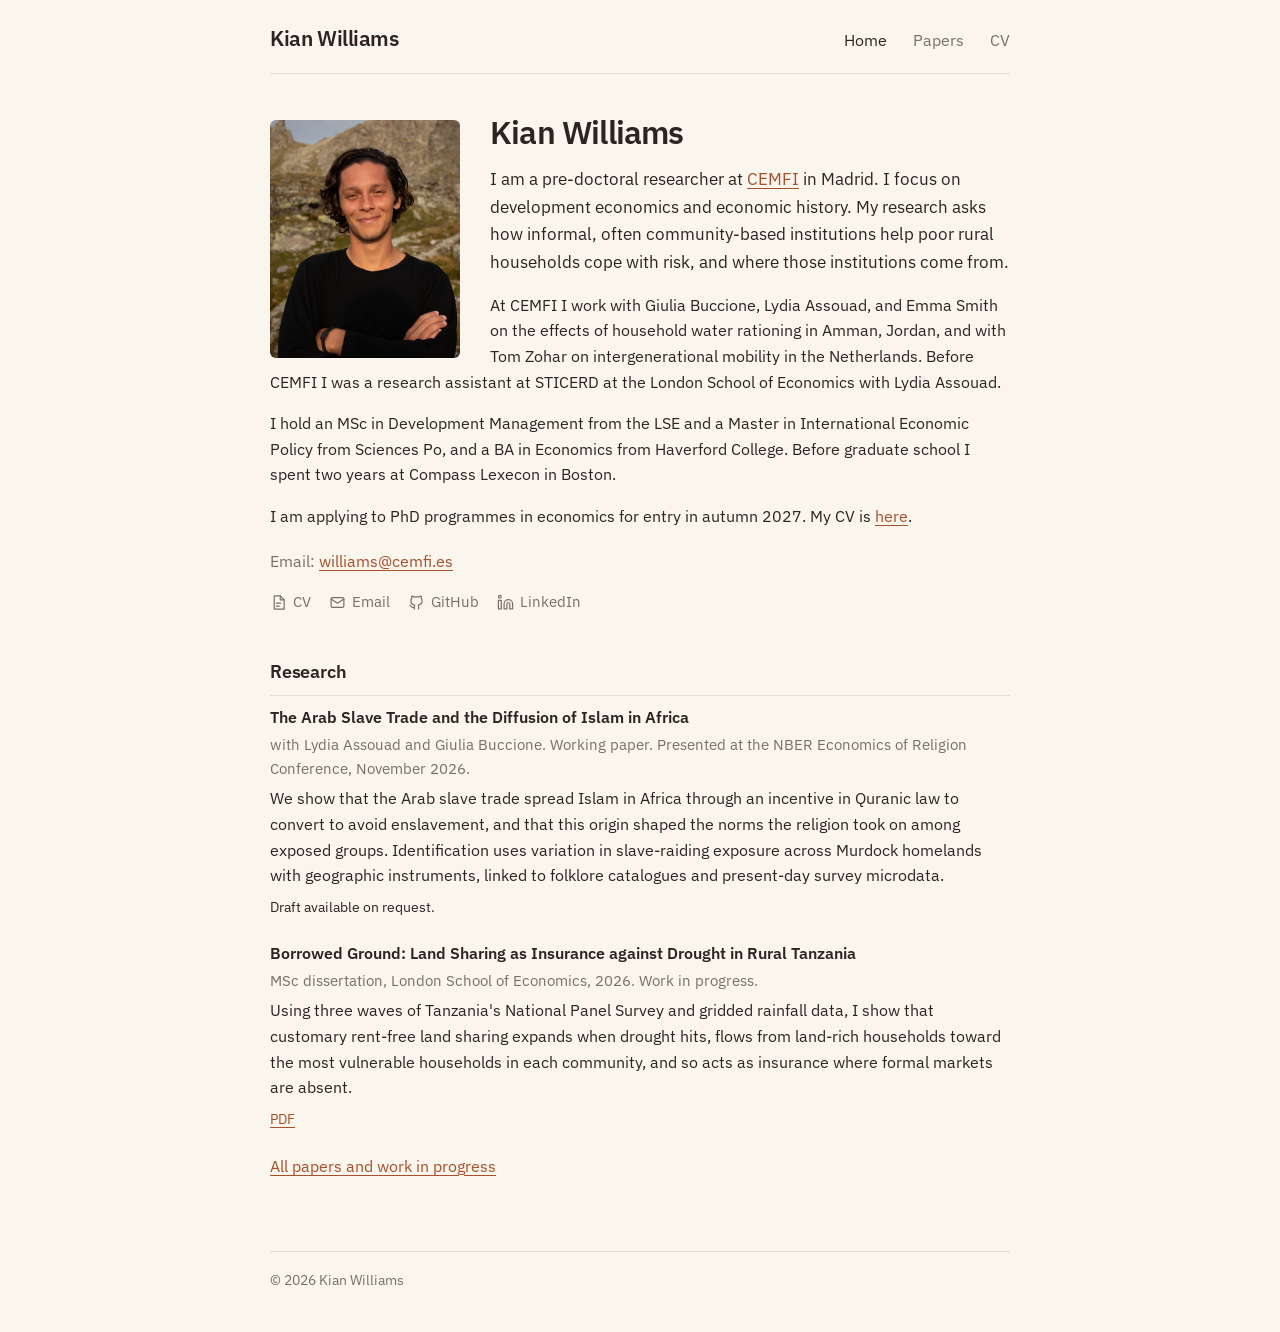
<file: index.html>
<!doctype html>
<html lang="en">
<head>
  <meta charset="utf-8">
  <meta name="viewport" content="width=device-width, initial-scale=1">
  <!-- Remove the next line when you are ready for search engines to list the site. -->
  <meta name="robots" content="noindex, nofollow">
  <title>Kian Williams</title>
  <meta name="description" content="Kian Williams is a pre-doctoral researcher in economics at CEMFI. He works on development economics, informal institutions and land, and the historical origins of institutions in Africa.">
  <link rel="preconnect" href="https://fonts.googleapis.com">
  <link rel="preconnect" href="https://fonts.gstatic.com" crossorigin>
  <link href="https://fonts.googleapis.com/css2?family=IBM+Plex+Mono&family=IBM+Plex+Sans:ital,wght@0,400;0,500;0,600;1,400&display=swap" rel="stylesheet">
  <link rel="icon" href="assets/favicon.svg" type="image/svg+xml">
  <link rel="apple-touch-icon" href="assets/apple-touch-icon.png">
  <meta property="og:type" content="website">
  <meta property="og:title" content="Kian Williams">
  <meta property="og:description" content="Pre-doctoral researcher at CEMFI working on development economics, informal institutions and land, and the historical origins of institutions in Africa.">
  <meta property="og:url" content="https://kian-williams.github.io/">
  <meta property="og:image" content="https://kian-williams.github.io/assets/og.jpg">
  <meta name="twitter:card" content="summary_large_image">
  <link rel="stylesheet" href="assets/site.css">
</head>
<body>
  <header>
    <nav class="nav" aria-label="Main navigation">
      <a class="brand" href="index.html">Kian Williams</a>
      <div class="nav-links">
        <a href="index.html" aria-current="page">Home</a>
        <a href="papers.html">Papers</a>
        <a href="cv.html">CV</a>
      </div>
    </nav>
  </header>

  <main class="page">
    <section class="hero">
      <img class="portrait" src="assets/kian.jpg" alt="Portrait of Kian Williams" width="1200" height="1500">
      <div>
        <h1>Kian Williams</h1>
        <p class="lead">I am a pre-doctoral researcher at <a href="https://www.cemfi.es/">CEMFI</a> in Madrid. I focus on development economics and economic history. My research asks how informal, often community-based institutions help poor rural households cope with risk, and where those institutions come from.</p>
        <p>At CEMFI I work with Giulia Buccione, Lydia Assouad, and Emma Smith on the effects of household water rationing in Amman, Jordan, and with Tom Zohar on intergenerational mobility in the Netherlands. Before CEMFI I was a research assistant at STICERD at the London School of Economics with Lydia Assouad.</p>
        <p>I hold an MSc in Development Management from the LSE and a Master in International Economic Policy from Sciences Po, and a BA in Economics from Haverford College. Before graduate school I spent two years at Compass Lexecon in Boston.</p>
        <p>I am applying to PhD programmes in economics for entry in autumn 2027. My CV is <a href="assets/Williams_CV.pdf">here</a>.</p>
        <p class="contact-line">Email: <a href="mailto:williams@cemfi.es">williams@cemfi.es</a></p>
        <div class="links" aria-label="Profile links">
          <a href="assets/Williams_CV.pdf">
            <svg viewBox="0 0 24 24" aria-hidden="true"><path d="M6 2.75h8.5L20 8.25v13H6z"/><path d="M14.5 2.75v5.5H20"/><path d="M9 13h6"/><path d="M9 17h4"/></svg>CV
          </a>
          <a href="mailto:williams@cemfi.es">
            <svg viewBox="0 0 24 24" aria-hidden="true"><rect x="3" y="5" width="18" height="14" rx="2"/><path d="M3 7l9 6 9-6"/></svg>Email
          </a>
          <a href="https://github.com/kian-williams">
            <svg viewBox="0 0 24 24" aria-hidden="true"><path d="M9 19c-4.3 1.4-4.3-2.5-6-3m12 5v-3.5c0-1 .1-1.4-.5-2 2.8-.3 5.5-1.4 5.5-6a4.6 4.6 0 0 0-1.3-3.2 4.2 4.2 0 0 0-.1-3.2s-1.1-.3-3.5 1.3a12.3 12.3 0 0 0-6.2 0C6.5 2.8 5.4 3.1 5.4 3.1a4.2 4.2 0 0 0-.1 3.2A4.6 4.6 0 0 0 4 9.5c0 4.6 2.7 5.7 5.5 6-.6.6-.6 1.2-.5 2V21"/></svg>GitHub
          </a>
          <a href="https://www.linkedin.com/in/kian-williams-63017714b/">
            <svg viewBox="0 0 24 24" aria-hidden="true"><path d="M16 8a6 6 0 0 1 6 6v7h-4v-7a2 2 0 0 0-4 0v7h-4v-7a6 6 0 0 1 6-6z"/><rect x="2" y="9" width="4" height="12"/><circle cx="4" cy="4" r="2"/></svg>LinkedIn
          </a>
        </div>
      </div>
    </section>

    <section aria-labelledby="research">
      <h2 id="research">Research</h2>

      <article class="paper">
        <h3>The Arab Slave Trade and the Diffusion of Islam in Africa</h3>
        <p class="meta">with Lydia Assouad and Giulia Buccione. Working paper. Presented at the NBER Economics of Religion Conference, November 2026.</p>
        <p class="summary">We show that the Arab slave trade spread Islam in Africa through an incentive in Quranic law to convert to avoid enslavement, and that this origin shaped the norms the religion took on among exposed groups. Identification uses variation in slave-raiding exposure across Murdock homelands with geographic instruments, linked to folklore catalogues and present-day survey microdata.</p>
        <p class="files">Draft available on request.</p>
      </article>

      <article class="paper">
        <h3>Borrowed Ground: Land Sharing as Insurance against Drought in Rural Tanzania</h3>
        <p class="meta">MSc dissertation, London School of Economics, 2026. Work in progress.</p>
        <p class="summary">Using three waves of Tanzania's National Panel Survey and gridded rainfall data, I show that customary rent-free land sharing expands when drought hits, flows from land-rich households toward the most vulnerable households in each community, and so acts as insurance where formal markets are absent.</p>
        <p class="files"><a href="papers/Williams_Borrowed_Ground.pdf">PDF</a></p>
      </article>

      <p><a href="papers.html">All papers and work in progress</a></p>
    </section>
  </main>

  <footer class="footer">
    © 2026 Kian Williams
  </footer>
  <!-- Visit counter (GoatCounter). Replace CODE with the code you chose when signing up at goatcounter.com. -->
  <script data-goatcounter="https://kianwilliams.goatcounter.com/count" async src="//gc.zgo.at/count.js"></script>
</body>
</html>
</file>
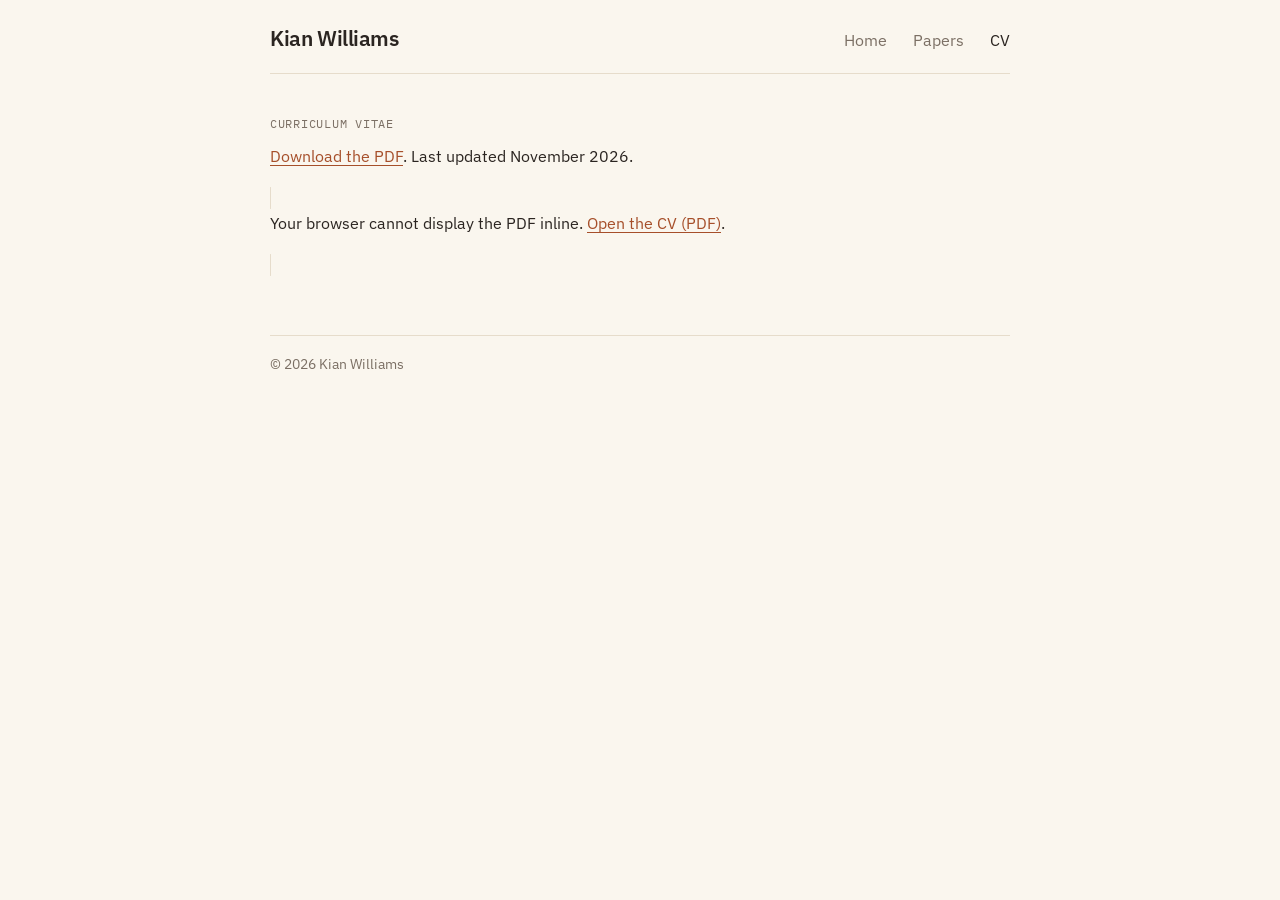
<file: cv.html>
<!doctype html>
<html lang="en">
<head>
  <meta charset="utf-8">
  <meta name="viewport" content="width=device-width, initial-scale=1">
  <!-- Remove the next line when you are ready for search engines to list the site. -->
  <meta name="robots" content="noindex, nofollow">
  <title>CV · Kian Williams</title>
  <meta name="description" content="Curriculum vitae of Kian Williams.">
  <link rel="preconnect" href="https://fonts.googleapis.com">
  <link rel="preconnect" href="https://fonts.gstatic.com" crossorigin>
  <link href="https://fonts.googleapis.com/css2?family=IBM+Plex+Mono&family=IBM+Plex+Sans:ital,wght@0,400;0,500;0,600;1,400&display=swap" rel="stylesheet">
  <link rel="icon" href="assets/favicon.svg" type="image/svg+xml">
  <link rel="apple-touch-icon" href="assets/apple-touch-icon.png">
  <meta property="og:type" content="website">
  <meta property="og:title" content="CV · Kian Williams">
  <meta property="og:description" content="Curriculum vitae of Kian Williams.">
  <meta property="og:url" content="https://kian-williams.github.io/cv.html">
  <meta property="og:image" content="https://kian-williams.github.io/assets/og.jpg">
  <meta name="twitter:card" content="summary_large_image">
  <link rel="stylesheet" href="assets/site.css">
</head>
<body>
  <header>
    <nav class="nav" aria-label="Main navigation">
      <a class="brand" href="index.html">Kian Williams</a>
      <div class="nav-links">
        <a href="index.html">Home</a>
        <a href="papers.html">Papers</a>
        <a href="cv.html" aria-current="page">CV</a>
      </div>
    </nav>
  </header>

  <main class="page">
    <p class="kicker">Curriculum vitae</p>
    <p><a href="assets/Williams_CV.pdf">Download the PDF</a>. Last updated November 2026.</p>
    <object class="pdf-frame" data="assets/Williams_CV.pdf#toolbar=0&amp;navpanes=0&amp;view=FitH" type="application/pdf" aria-label="Curriculum vitae of Kian Williams">
      <p>Your browser cannot display the PDF inline. <a href="assets/Williams_CV.pdf">Open the CV (PDF)</a>.</p>
    </object>
  </main>

  <footer class="footer">
    © 2026 Kian Williams
  </footer>
  <!-- Visit counter (GoatCounter). Replace CODE with the code you chose when signing up at goatcounter.com. -->
  <script data-goatcounter="https://kianwilliams.goatcounter.com/count" async src="//gc.zgo.at/count.js"></script>
</body>
</html>
</file>
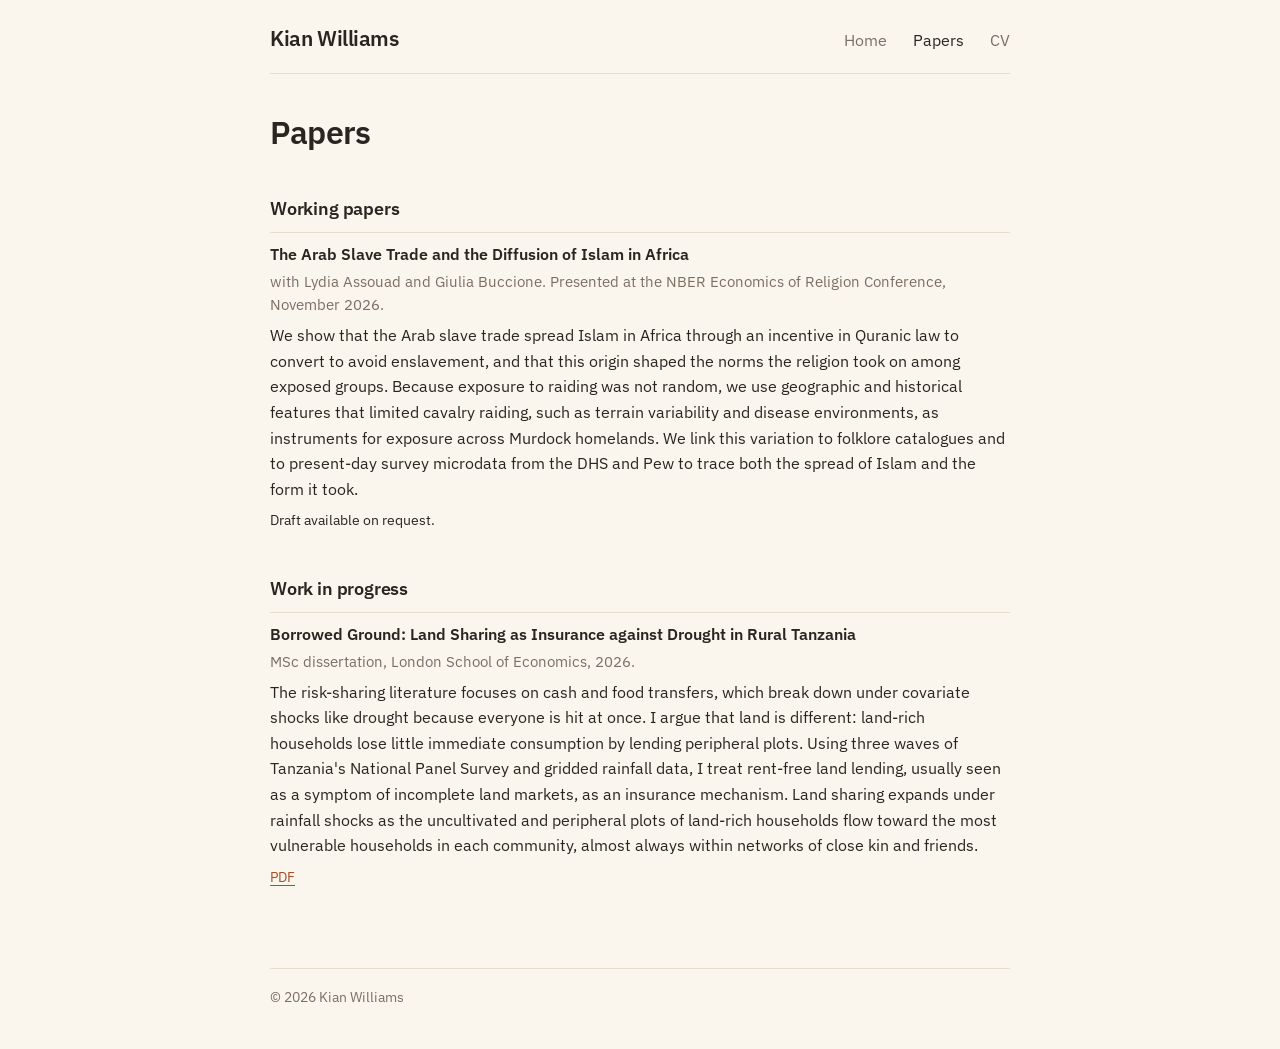
<file: papers.html>
<!doctype html>
<html lang="en">
<head>
  <meta charset="utf-8">
  <meta name="viewport" content="width=device-width, initial-scale=1">
  <!-- Remove the next line when you are ready for search engines to list the site. -->
  <meta name="robots" content="noindex, nofollow">
  <title>Papers · Kian Williams</title>
  <meta name="description" content="Working papers and work in progress by Kian Williams.">
  <link rel="preconnect" href="https://fonts.googleapis.com">
  <link rel="preconnect" href="https://fonts.gstatic.com" crossorigin>
  <link href="https://fonts.googleapis.com/css2?family=IBM+Plex+Mono&family=IBM+Plex+Sans:ital,wght@0,400;0,500;0,600;1,400&display=swap" rel="stylesheet">
  <link rel="icon" href="assets/favicon.svg" type="image/svg+xml">
  <link rel="apple-touch-icon" href="assets/apple-touch-icon.png">
  <meta property="og:type" content="website">
  <meta property="og:title" content="Papers · Kian Williams">
  <meta property="og:description" content="Working papers and work in progress by Kian Williams.">
  <meta property="og:url" content="https://kian-williams.github.io/papers.html">
  <meta property="og:image" content="https://kian-williams.github.io/assets/og.jpg">
  <meta name="twitter:card" content="summary_large_image">
  <link rel="stylesheet" href="assets/site.css">
</head>
<body>
  <header>
    <nav class="nav" aria-label="Main navigation">
      <a class="brand" href="index.html">Kian Williams</a>
      <div class="nav-links">
        <a href="index.html">Home</a>
        <a href="papers.html" aria-current="page">Papers</a>
        <a href="cv.html">CV</a>
      </div>
    </nav>
  </header>

  <main class="page">
    <h1>Papers</h1>

    <section aria-labelledby="working-papers">
      <h2 id="working-papers">Working papers</h2>

      <article class="paper">
        <h3>The Arab Slave Trade and the Diffusion of Islam in Africa</h3>
        <p class="meta">with Lydia Assouad and Giulia Buccione. Presented at the NBER Economics of Religion Conference, November 2026.</p>
        <p class="summary">We show that the Arab slave trade spread Islam in Africa through an incentive in Quranic law to convert to avoid enslavement, and that this origin shaped the norms the religion took on among exposed groups. Because exposure to raiding was not random, we use geographic and historical features that limited cavalry raiding, such as terrain variability and disease environments, as instruments for exposure across Murdock homelands. We link this variation to folklore catalogues and to present-day survey microdata from the DHS and Pew to trace both the spread of Islam and the form it took.</p>
        <p class="files">Draft available on request.</p>
      </article>
    </section>

    <section aria-labelledby="work-in-progress">
      <h2 id="work-in-progress">Work in progress</h2>

      <article class="paper">
        <h3>Borrowed Ground: Land Sharing as Insurance against Drought in Rural Tanzania</h3>
        <p class="meta">MSc dissertation, London School of Economics, 2026.</p>
        <p class="summary">The risk-sharing literature focuses on cash and food transfers, which break down under covariate shocks like drought because everyone is hit at once. I argue that land is different: land-rich households lose little immediate consumption by lending peripheral plots. Using three waves of Tanzania's National Panel Survey and gridded rainfall data, I treat rent-free land lending, usually seen as a symptom of incomplete land markets, as an insurance mechanism. Land sharing expands under rainfall shocks as the uncultivated and peripheral plots of land-rich households flow toward the most vulnerable households in each community, almost always within networks of close kin and friends.</p>
        <p class="files"><a href="papers/Williams_Borrowed_Ground.pdf">PDF</a></p>
      </article>


    </section>
  </main>

  <footer class="footer">
    © 2026 Kian Williams
  </footer>
  <!-- Visit counter (GoatCounter). Replace CODE with the code you chose when signing up at goatcounter.com. -->
  <script data-goatcounter="https://kianwilliams.goatcounter.com/count" async src="//gc.zgo.at/count.js"></script>
</body>
</html>
</file>
<file: assets/site.css>
/* Kian Williams — site stylesheet
   Single-column academic site. Edit the variables below to change colours, width and fonts. */

:root {
  /* Warm palette. The previous cool palette, for reference:
     bg #fcfcfb, ink #1b1b1d, muted #66666c, rule #e2e0da, accent #2a5d4b, accent-dark #1b3f33 */
  --bg: #faf6ee;
  --ink: #2b2521;
  --muted: #7b6f64;
  --rule: #e6dccb;
  --accent: #a64f2a;        /* links: terracotta */
  --accent-dark: #7f3a1c;   /* link hover */
  --max: 740px;             /* column width */
  --gutter: clamp(20px, 8vw, 140px);
  --font: "IBM Plex Sans", "Helvetica Neue", Arial, sans-serif;
  --font-meta: "IBM Plex Mono", "SFMono-Regular", Menlo, monospace;
  color-scheme: light;
}

* { box-sizing: border-box; }

html { font-size: 16px; -webkit-text-size-adjust: 100%; }

body {
  margin: 0;
  background: var(--bg);
  color: var(--ink);
  font-family: var(--font);
  line-height: 1.6;
  text-rendering: optimizeLegibility;
}

a {
  color: var(--accent);
  text-decoration-thickness: 0.07em;
  text-underline-offset: 0.18em;
}
a:hover { color: var(--accent-dark); }
a:focus-visible { outline: 2px solid var(--accent); outline-offset: 3px; }

img { display: block; max-width: 100%; height: auto; }

/* ---------- header / nav ---------- */

.nav {
  width: min(calc(100% - var(--gutter) * 2), var(--max));
  margin: 0 auto;
  padding: 22px 0 18px;
  display: flex;
  align-items: baseline;
  justify-content: space-between;
  gap: 24px;
  border-bottom: 1px solid var(--rule);
}

.brand {
  color: var(--ink);
  font-size: 1.3rem;
  font-weight: 600;
  letter-spacing: -0.02em;
  text-decoration: none;
}

.nav-links { display: flex; gap: 26px; }
.nav-links a { color: var(--muted); text-decoration: none; font-size: 0.97rem; }
.nav-links a[aria-current="page"], .nav-links a:hover { color: var(--ink); }

/* ---------- page ---------- */

.page {
  width: min(calc(100% - var(--gutter) * 2), var(--max));
  margin: 0 auto;
  padding: 40px 0 56px;
}

h1 {
  font-size: 2rem;
  font-weight: 600;
  letter-spacing: -0.025em;
  line-height: 1.15;
  margin: 0 0 14px;
}

h2 {
  font-size: 1.12rem;
  font-weight: 600;
  letter-spacing: -0.01em;
  margin: 44px 0 10px;
  padding-bottom: 8px;
  border-bottom: 1px solid var(--rule);
}

h3 { font-size: 1.02rem; font-weight: 600; margin: 0 0 4px; line-height: 1.4; }

p { margin: 0 0 1em; }

.kicker {
  font-family: var(--font-meta);
  font-size: 0.78rem;
  letter-spacing: 0.06em;
  text-transform: uppercase;
  color: var(--muted);
  margin: 0 0 10px;
}

/* ---------- home hero ---------- */

.hero::after { content: ""; display: block; clear: both; }

.portrait {
  float: left;
  width: 190px;
  aspect-ratio: 4 / 5;
  object-fit: cover;
  border-radius: 6px;
  margin: 6px 30px 10px 0;
}

.lead { font-size: 1.08rem; }

.contact-line { color: var(--muted); margin-top: 1.2em; }

/* ---------- icon links ---------- */

.links {
  display: flex;
  flex-wrap: wrap;
  gap: 8px 18px;
  margin-top: 6px;
  font-size: 0.93rem;
}
.links a {
  display: inline-flex;
  align-items: center;
  gap: 6px;
  color: var(--muted);
  text-decoration: none;
}
.links a:hover { color: var(--ink); }
.links svg { width: 17px; height: 17px; stroke: currentColor; fill: none; stroke-width: 1.7; stroke-linecap: round; stroke-linejoin: round; }

/* ---------- papers ---------- */

.paper { margin: 0 0 24px; }
.paper .meta { color: var(--muted); font-size: 0.93rem; margin: 0 0 6px; }
.paper .summary { margin: 0; }
.paper .files { font-size: 0.9rem; margin: 6px 0 0; }
.paper .files a + a::before { content: "·"; color: var(--muted); margin: 0 8px 0 0; }
.paper .files a + a { margin-left: 8px; }

/* ---------- CV page ---------- */

.pdf-frame {
  width: 100%;
  height: min(1100px, 82vh);
  border: 1px solid var(--rule);
  border-radius: 6px;
  margin: 8px 0 16px;
}

/* ---------- footer ---------- */

.footer {
  width: min(calc(100% - var(--gutter) * 2), var(--max));
  margin: 0 auto;
  padding: 18px 0 40px;
  border-top: 1px solid var(--rule);
  color: var(--muted);
  font-size: 0.85rem;
}

.sr-only {
  position: absolute; width: 1px; height: 1px; margin: -1px; padding: 0;
  overflow: hidden; clip: rect(0 0 0 0); white-space: nowrap; border: 0;
}

/* ---------- phone ---------- */

@media (max-width: 600px) {
  :root { --gutter: 16px; }
  .portrait { width: 124px; margin: 4px 18px 6px 0; }
  h1 { font-size: 1.7rem; }
  .nav { flex-wrap: wrap; gap: 10px 24px; }
}
</file>
